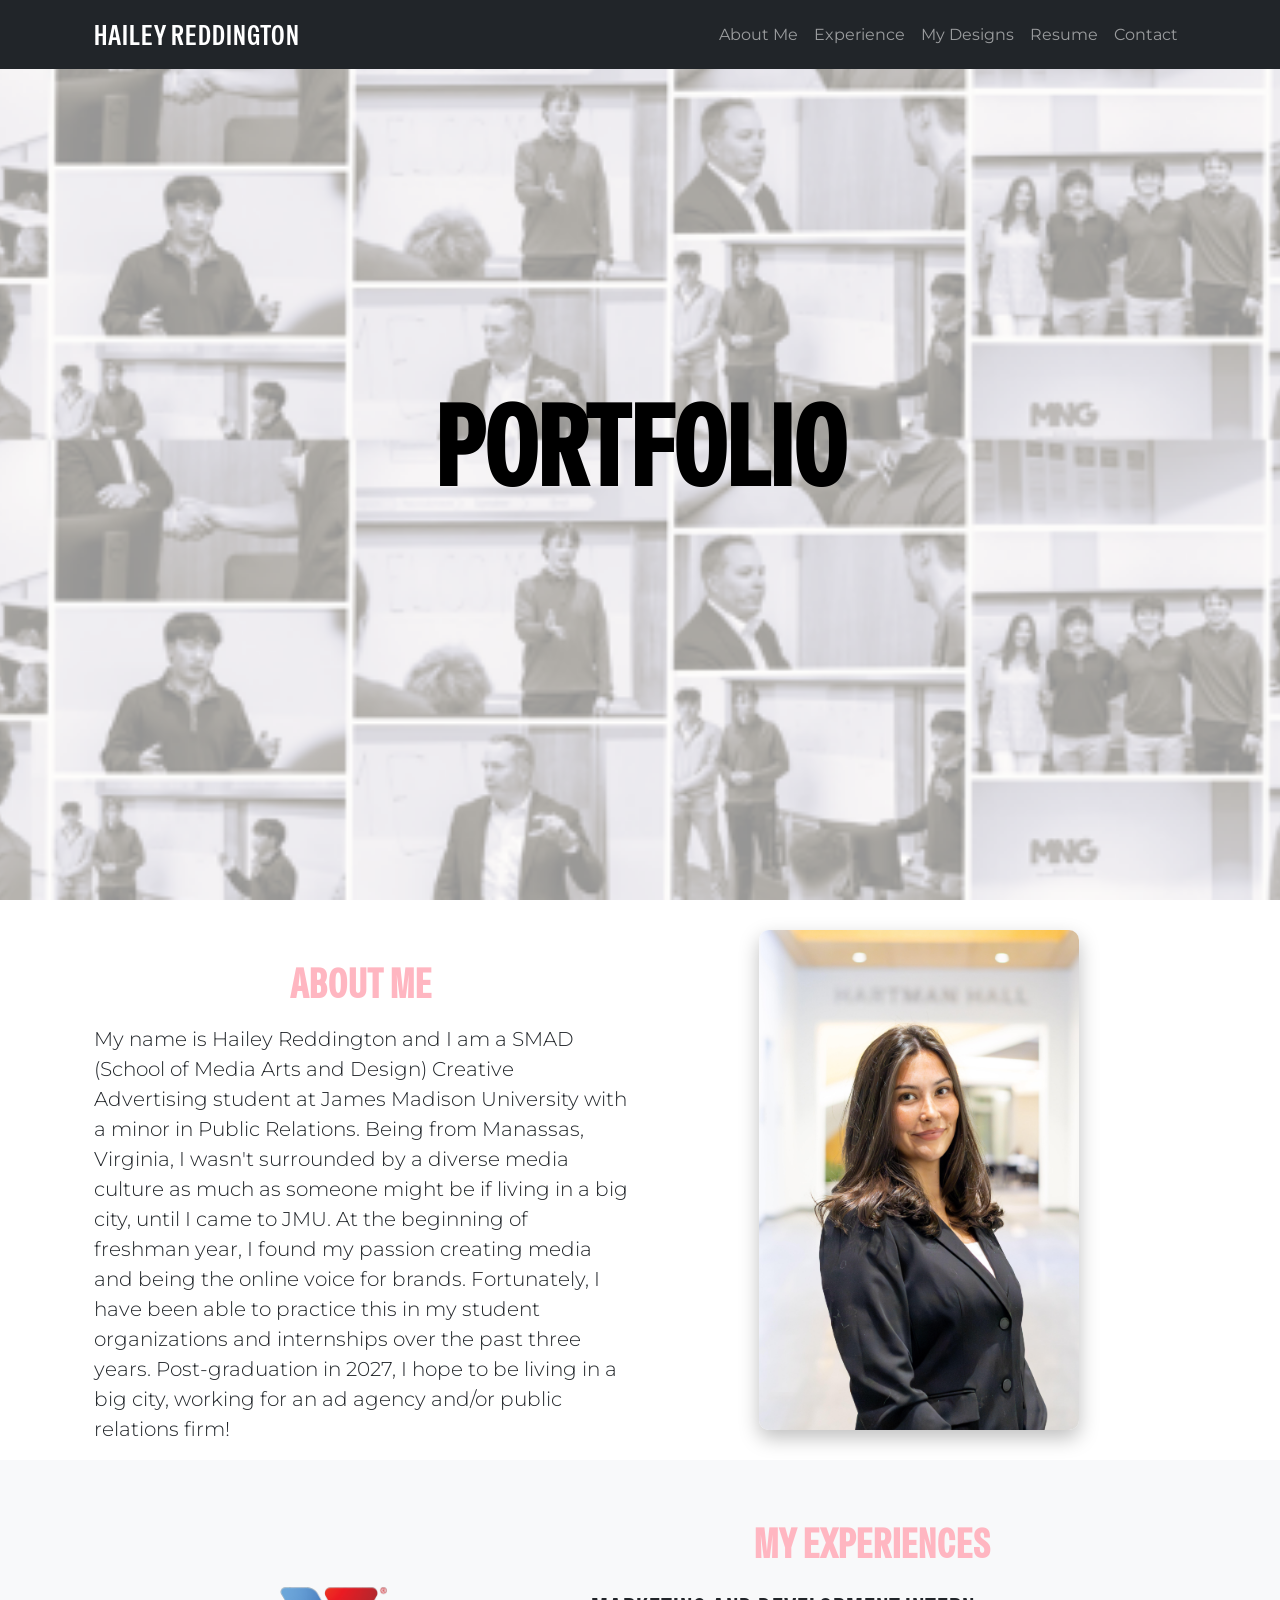
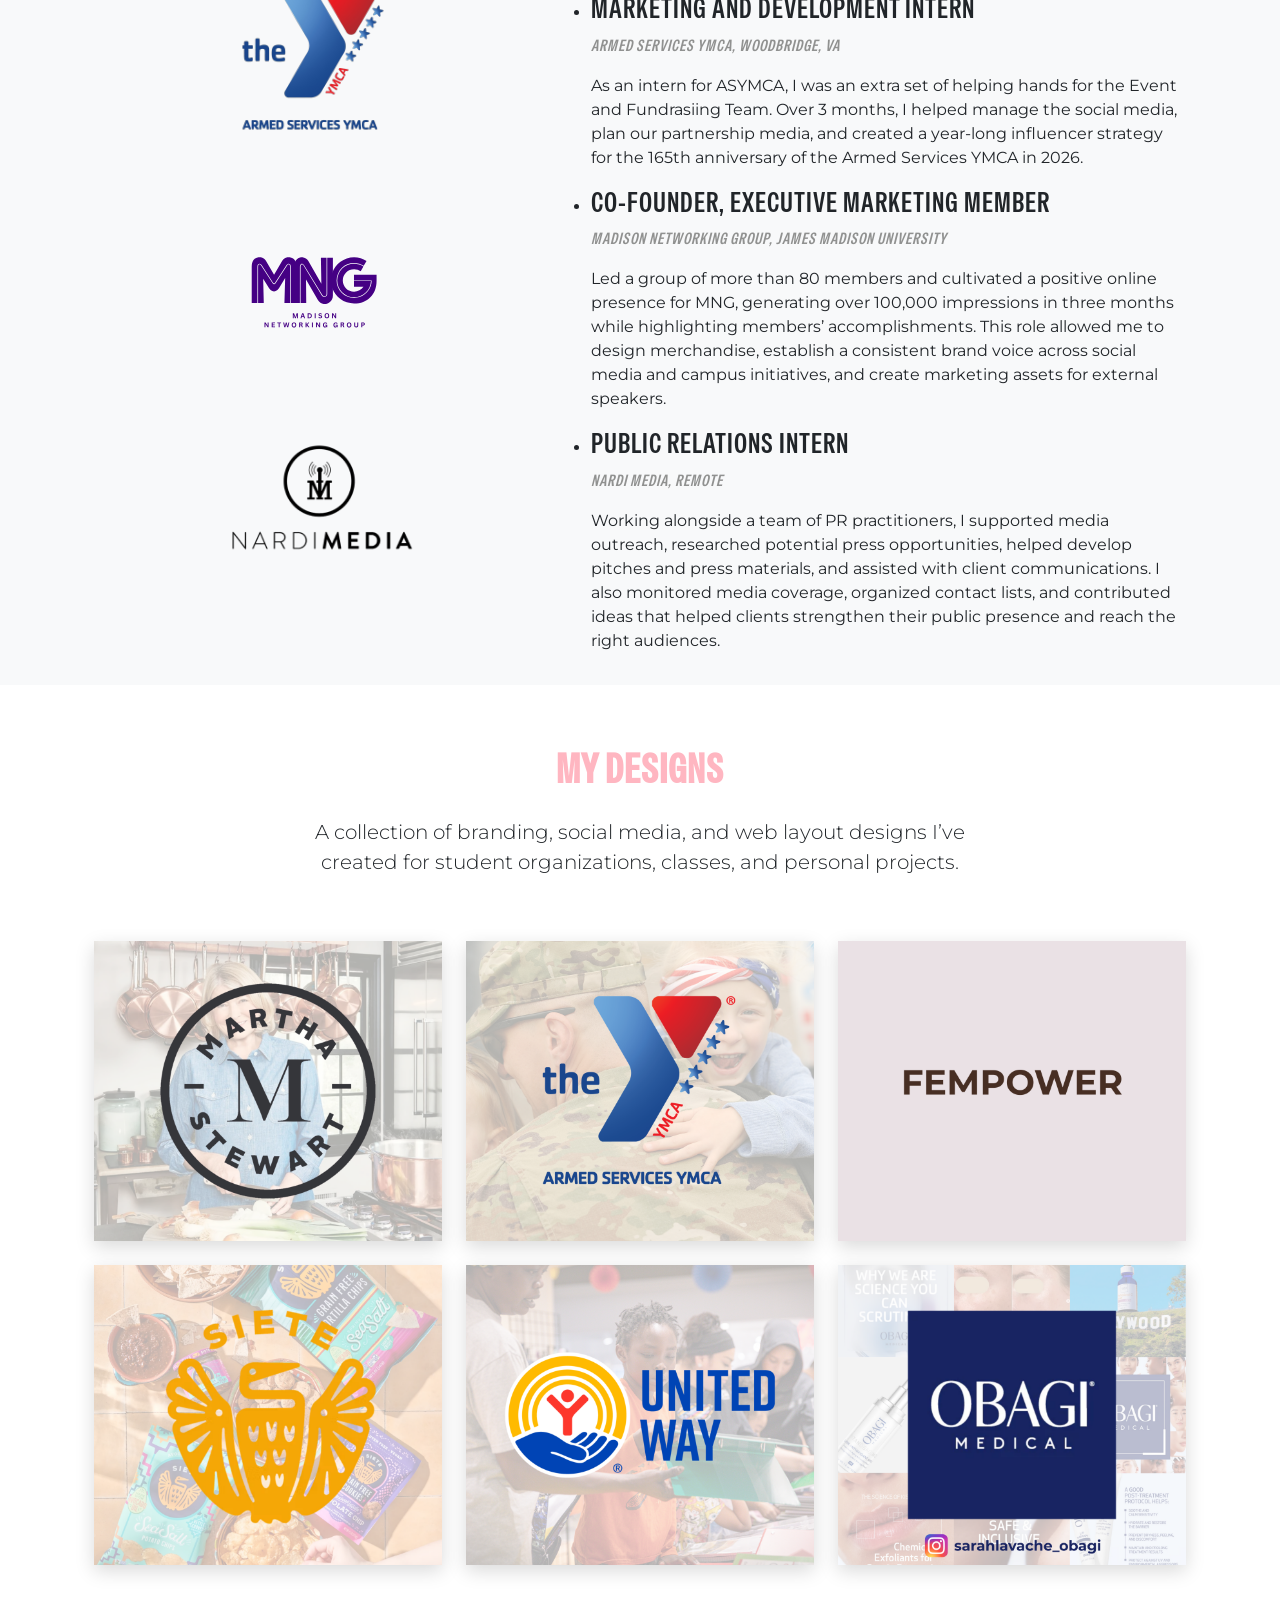
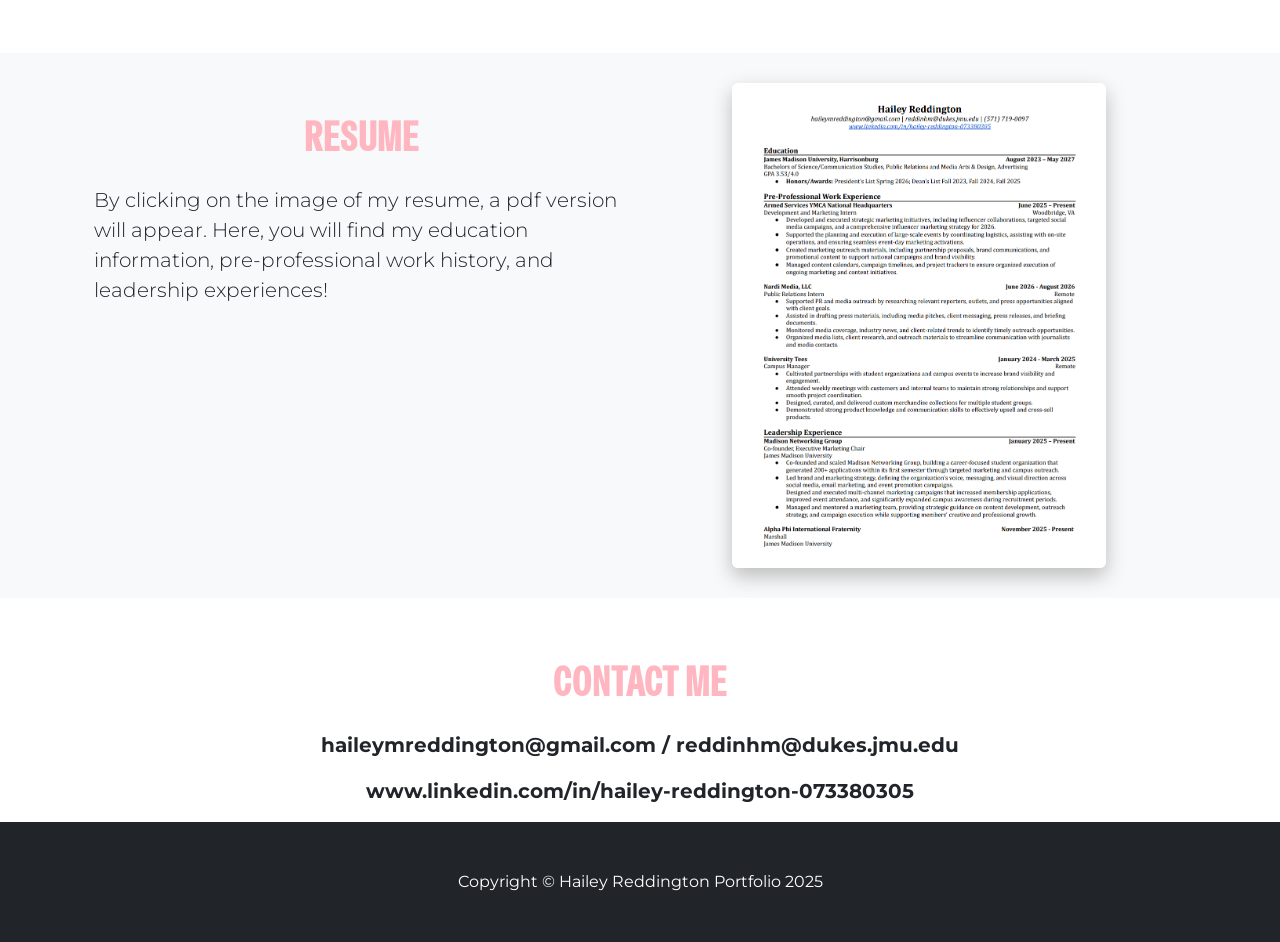
<file: index.html>
<!DOCTYPE html>
<html lang="en">
    <head>
        <meta charset="utf-8">
        <meta name="viewport" content="width=device-width, initial-scale=1, shrink-to-fit=no">
        <meta name="description" content="portfolio">
        <meta name="author" content="Hailey Reddington">
        <title>Hailey Reddington Portfolio</title>
        <link rel="icon" type="image/x-icon" href="assets/favicon.ico">
   
        <!-- Bootstrap v5.3.7 -->
        <!-- LOAD BOOTSTRAP CSS - DO NOT DELETE -->
        <link href="https://cdn.jsdelivr.net/npm/bootstrap@5.3.7/dist/css/bootstrap.min.css" rel="stylesheet" integrity="sha384-LN+7fdVzj6u52u30Kp6M/trliBMCMKTyK833zpbD+pXdCLuTusPj697FH4R/5mcr" crossorigin="anonymous">
        <!-- END LOADING BOOTSTRAP CSS -->

        <!-- Title's Google Fonts Link -->
        <link rel="preconnect" href="https://fonts.googleapis.com">
        <link rel="preconnect" href="https://fonts.gstatic.com" crossorigin>
        <link href="https://fonts.googleapis.com/css2?family=Special+Gothic+Condensed+One&display=swap" rel="stylesheet">
        <!-- END Google Fonts Link -->
      
        <!-- Body Text Google Fonts Link -->
        <link rel="preconnect" href="https://fonts.googleapis.com">
        <link rel="preconnect" href="https://fonts.gstatic.com" crossorigin>
        <link href="https://fonts.googleapis.com/css2?family=Montserrat:ital,wght@0,300;1,300&display=swap" rel="stylesheet">
        <!-- END Body Text Google Fonts Link-->
    
        <!-- Custom styles -->
        <link href="custom.css" rel="stylesheet">
    </head>
    <body id="page-top">


        
<!-- NAV SECTION-->
<nav class="navbar navbar-expand-lg navbar-dark bg-dark fixed-top" id="mainNav">
    <div class="container px-4">
        <a class="navbar-brand" href="#page-top">Hailey Reddington</a>
        <button class="navbar-toggler" type="button" data-bs-toggle="collapse" data-bs-target="#navbarResponsive" aria-controls="navbarResponsive" aria-expanded="false" aria-label="Toggle navigation">
            <span class="navbar-toggler-icon"></span>
        </button>
        
        <div class="collapse navbar-collapse" id="navbarResponsive">
            <ul class="navbar-nav ms-auto">
            <!-- The hrefs here must match the ID attribute of the corresponding divs/containers -->
                <li class="nav-item"><a class="nav-link" href="#about">About Me</a></li>
                <li class="nav-item"><a class="nav-link" href="#experience">Experience</a></li>
                <li class="nav-item"><a class="nav-link" href="#designs">My Designs</a></li>
                <li class="nav-item"><a class="nav-link" href="#resume">Resume</a></li>
                <li class="nav-item"><a class="nav-link" href="#contact">Contact</a></li>
            </ul>
        </div>

    </div>
</nav>
<!-- END NAV SECTION -->


        
<!-- HEADER SECTION -->
<header class="text-white">
    <div class="container px-4 text-center">
        <h1 class="fw-bolder">PORTFOLIO</h1>
    </div>
</header>
<!-- END HEADER SECTION -->
       


<!-- ABOUT SECTION -->
<section id="about">
    <div class="container px-4">
        <div class="row gx-4 justify-content-center">
                    
            <!-- LEFT COLUMN-->
            <div class="col-lg-6 mb-4 mb-lg-0">
                <h2 class="mb-3">ABOUT ME</h2>
                <p class="lead">
                My name is Hailey Reddington and I am a SMAD (School of Media Arts and Design) Creative Advertising student at James Madison University with a minor in Public Relations. Being from Manassas, Virginia, I wasn't surrounded by a diverse media culture as much as someone might be if living in a big city, until I came to JMU. At the beginning of freshman year, I found my passion creating media and being the online voice for brands. Fortunately, I have been able to practice this in my student organizations and internships over the past three years. Post-graduation in 2027, I hope to be living in a big city, working for an ad agency and/or public relations firm!</p>
            </div>
                
            <!-- RIGHT COLUMN-->
            <div class="col-lg-6 d-flex justify-content-center">
                <img src="images/headshot.jpg" alt="headshot" class="about-image img-fluid shadow-img">
            </div>

        </div>
    </div>
</section>
<!-- END ABOUT SECTION -->



       
<!-- EXPERIENCE SECTION -->
<section class="bg-light" id="experience">
    <div class="container px-4">
        <div class="row gx-4 justify-content-center align-items-center">
                    
            <div class="col-lg-5 d-flex flex-column align-items-center justify-content-center">
                        <img src="images/asylogo.svg" class="eexp-img exp-img-small img-fluid" alt="ASYMCA Logo">
                        <img src="images/mnglogo.svg" class="exp-img exp-img-large img-fluid" alt="MNG Logo">
                        <img src="images/nardilogo.svg" class="exp-img img-fluid" alt="Nardi Media Logo">
            </div>

            <div class="col-lg-7 d-flex flex-column justify-content-center">
                <h2 class="text-center">MY EXPERIENCES</h2>                        
                <ul>
                    <li>
                        <h3>Marketing and Development Intern</h3>
                        <h4> Armed Services YMCA, Woodbridge, VA </h4>
                        <p>As an intern for ASYMCA, I was an extra set of helping hands for the Event and Fundrasiing Team. Over 3 months, I helped manage the social media, plan our partnership media, and created a year-long influencer strategy for the 165th anniversary of the Armed Services YMCA in 2026.</p>
                    </li>

                    <li>
                        <h3>Co-Founder, Executive Marketing Member</h3>
                        <h4> Madison Networking Group, James Madison University </h4>
                        <p>Led a group of more than 80 members and cultivated a positive online presence for MNG, generating over 100,000 impressions in three months while highlighting members’ accomplishments. This role allowed me to design merchandise, establish a consistent brand voice across social media and campus initiatives, and create marketing assets for external speakers.</p>
                    </li>        

                    <li>
                        <h3>Public Relations Intern</h3>
                        <h4> Nardi Media, remote </h4>
                        <p>Working alongside a team of PR practitioners, I supported media outreach, researched potential press opportunities, helped develop pitches and press materials, and assisted with client communications. I also monitored media coverage, organized contact lists, and contributed ideas that helped clients strengthen their public presence and reach the right audiences.</p>
                    </li>        
                </ul>  
            </div>
                
        </div>
    </div>
</section>
<!-- END EXPERIENCE SECTION -->



       
<!-- MY DESIGNS SECTION -->
<section id="designs">
    <div class="container px-4">
        <div class="row gx-4 justify-content-center">
            <div class="col-lg-8">
                <h2>My Designs</h2>
                <p class="lead text-center">
                    A collection of branding, social media, and web layout designs I’ve created for student organizations, classes, and personal projects.
                </p>
            </div>
        </div>

        <div class="row gx-4 gy-4 mt-4 mb-5">

            <!-- Card 1 -->
            <div class="col-md-6 col-lg-4">
                <a href="design1.html" class="design-card-link">
                    <div class="card design-card border-0">
                        <img src="images/marthacover.png" class="card-img-top" alt="Martha Stewart Campaign">
                        <div class="design-overlay">
                            <h3>"Sheets for Success" Campaign</h3>
                        </div>
                    </div>
                </a>
            </div>

            <!-- Card 2 -->
            <div class="col-md-6 col-lg-4">
                <a href="design2.html" class="design-card-link">
                    <div class="card design-card border-0">
                        <img src="images/asymcacover.png" class="card-img-top" alt="ASYMCA Influencer Strategy">
                        <div class="design-overlay">
                            <h3>Armed Services YMCA Influencer Strategy</h3>
                        </div>
                    </div>
                </a>
            </div>

            <!-- Card 3 -->
            <div class="col-md-6 col-lg-4">
                <a href="design3.html" class="design-card-link">
                    <div class="card design-card border-0">
                        <img src="images/fempowercover.png" class="card-img-top" alt="Femvertising Team Blog">
                        <div class="design-overlay">
                            <h3>Femvertising Blog</h3>
                        </div>
                    </div>
                </a>
            </div>

            <!-- Card 4 -->
            <div class="col-md-6 col-lg-4">
                <a href="design4.html" class="design-card-link">
                    <div class="card design-card border-0">
                        <img src="images/sietecover.png" class="card-img-top" alt="Siete Foods Campaign">
                        <div class="design-overlay">
                            <h3>Siete Foods Campaign</h3>
                        </div>
                    </div>
                </a>
            </div>

             <!-- Card 5 -->
            <div class="col-md-6 col-lg-4">
                <a href="design5.html" class="design-card-link">
                    <div class="card design-card border-0">
                        <img src="images/unitedwaycover.png" class="card-img-top" alt="United Way SM Campaign">
                        <div class="design-overlay">
                            <h3>United Way of Central Shenandoah Valley Social Media Campaign</h3>
                        </div>
                    </div>
                </a>
            </div>

             <!-- Card 6 -->
            <div class="col-md-6 col-lg-4">
                <a href="design6.html" class="design-card-link">
                    <div class="card design-card border-0">
                        <img src="images/obagicover.png" class="card-img-top" alt="Obagi Sales Associate Instagram">
                        <div class="design-overlay">
                            <h3>Obagi Sales Representative Instagram Redesign</h3>
                        </div>
                    </div>
                </a>
            </div>
        
        </div>
    </div>
</section> 
<!-- END MY DESIGNS SECTION -->


            

<!-- RESUME SECTION -->
<section class="bg-light" id="resume">
    <div class="container px-4">
        <div class="row gx-4 justify-content-center">
                    
        <!-- LEFT 6 COLUMNS: TEXT -->
            <div class="col-md-6">
                <h2>RESUME</h2>
                <p class="lead">
                By clicking on the image of my resume, a pdf version will appear. Here, you will find my education information, pre-professional work history, and leadership experiences!
                </p>
            </div>

        <!-- RIGHT 6 COLUMNS: CLICKABLE IMAGE -->
            <div class="col-md-6 text-center">
                <a href="pdfs/NEWhrresume.pdf" target="_blank">
                    <img src="images/newresume.png" class="img-fluid rounded shadow-img" alt="Resume Preview">
                </a>
            </div>
        
        </div>
    </div>
</section> 
<!-- END RESUME SECTION -->

        


<!-- CONTACT SECTION -->
<section  id="contact">
    <div class="container px-4">
        <div class="row gx-4 justify-content-center">
            
            <div class="col-lg-8">
                <h2>CONTACT ME</h2>
                <p class="lead text-center fw-bold">haileymreddington@gmail.com / reddinhm@dukes.jmu.edu</p>
                <p class="lead text-center fw-bold">www.linkedin.com/in/hailey-reddington-073380305</p>
            </div>
        
        </div>
    </div>
</section>
<!-- END CONTACT SECTION -->




<!-- FOOTER SECTION -->
<footer class="py-5 bg-dark">
    <div class="container px-4">
        <p class="m-0 text-center text-white">Copyright &copy; Hailey Reddington Portfolio 2025</p>
    </div>
</footer> 
<!-- END FOOTER SECTION -->

        
        

        
        <!-- LOAD BOOTSTRAP 5.3.7 JAVASCRIPT - DO NOT DELETE -->
        <script src="https://cdn.jsdelivr.net/npm/bootstrap@5.3.7/dist/js/bootstrap.bundle.min.js" integrity="sha384-ndDqU0Gzau9qJ1lfW4pNLlhNTkCfHzAVBReH9diLvGRem5+R9g2FzA8ZGN954O5Q" crossorigin="anonymous"></script>
        <!-- END LOADING BOOTSTRAP JAVASCRIPT -->
        <!-- JAVASCRIPT THAT MAKES THE SCROLLING MAGIC HAPPEN - DO NOT DELETE -->
        <script src="js/scripts.js"></script>
        <!-- END LOADING JAVASCRIPT -->
    </body>
</html>
</file>
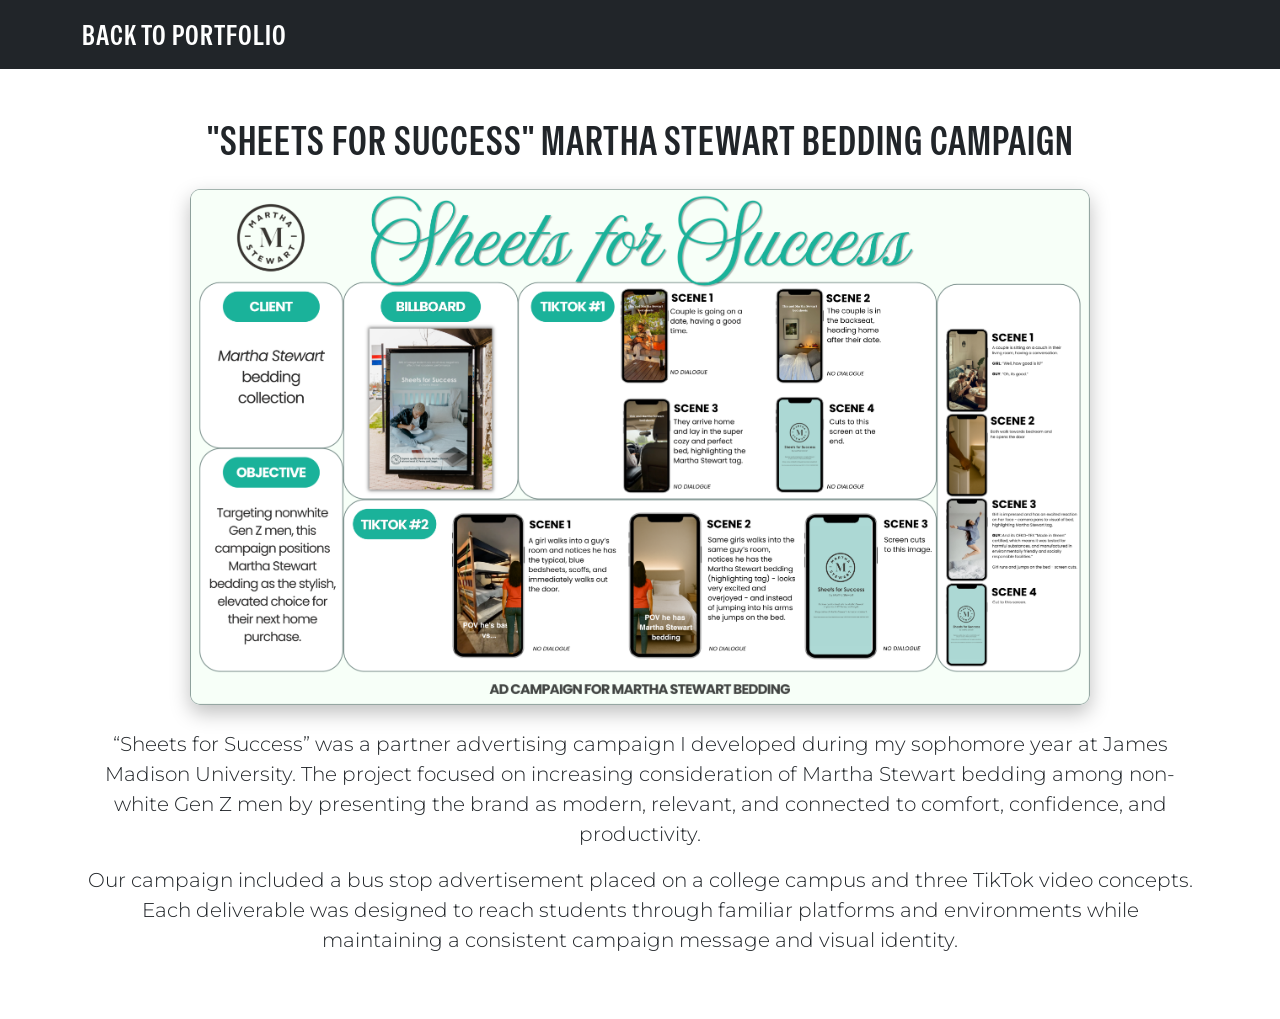
<file: design1.html>
<!DOCTYPE html>
<html lang="en">
<head>
    <meta charset="utf-8">
    <meta name="viewport" content="width=device-width, initial-scale=1">
    <title>Martha Stewart</title>

    <!-- Bootstrap -->
    <link href="https://cdn.jsdelivr.net/npm/bootstrap@5.3.7/dist/css/bootstrap.min.css" rel="stylesheet">

    <!-- Google Fonts --> 
    <link rel="preconnect" href="https://fonts.googleapis.com">
    <link rel="preconnect" href="https://fonts.gstatic.com" crossorigin>
    <link href="https://fonts.googleapis.com/css2?family=Special+Gothic+Condensed+One&display=swap" rel="stylesheet">
    <link href="https://fonts.googleapis.com/css2?family=Montserrat:ital,wght@0,300;1,300&display=swap" rel="stylesheet">

    <!-- Your CSS -->
    <link href="custom.css" rel="stylesheet">

    </head>

<body>


    <!-- NAVBAR SECTION -->
    <nav class="navbar navbar-dark bg-dark">
        <div class="container">
            <a class="navbar-brand back-home" href="index.html">
                 Back to Portfolio</a>
        </div>
    </nav>
    <!-- END NAVBAR SECTION-->



    <!-- Content -->
    <section class="py-5">
        <div class="container">

            <h1 class="text-center mb-4">
                "Sheets for Success" Martha Stewart Bedding Campaign
            </h1>

            <div class="text-center mb-4">
    
    <!-- Clickable Preview Image -->
    <img src="images/mscampaign.png"
         class="img-fluid shadow-img preview-image"
         alt="Campaign Preview"
         data-bs-toggle="modal"
         data-bs-target="#imageModal">

</div>

<!-- Fullscreen Modal -->
<div class="modal fade" id="imageModal" tabindex="-1" aria-hidden="true">
    <div class="modal-dialog modal-fullscreen">
        <div class="modal-content bg-dark">

            <!-- Close Button -->
            <div class="modal-header border-0">
                <button type="button"
                        class="btn-close btn-close-white"
                        data-bs-dismiss="modal"
                        aria-label="Close">
                </button>
            </div>

            <!-- Fullscreen Image -->
            <div class="modal-body d-flex justify-content-center align-items-center p-0">
                <img src="images/mscampaign.png"
                     class="img-fluid"
                     alt="Full Campaign">
            </div>

        </div>
    </div>
</div>

            <p class="lead text-center">
                “Sheets for Success” was a partner advertising campaign I developed during my sophomore year at James Madison University. The project focused on increasing consideration of Martha Stewart bedding among non-white Gen Z men by presenting the brand as modern, relevant, and connected to comfort, confidence, and productivity.
            </p>
            <p class="lead text-center">    
                Our campaign included a bus stop advertisement placed on a college campus and three TikTok video concepts. Each deliverable was designed to reach students through familiar platforms and environments while maintaining a consistent campaign message and visual identity. 
            </p>

        </div>
    </section>

    <script src="https://cdn.jsdelivr.net/npm/bootstrap@5.3.7/dist/js/bootstrap.bundle.min.js"></script> 

</body>
</html>
</file>
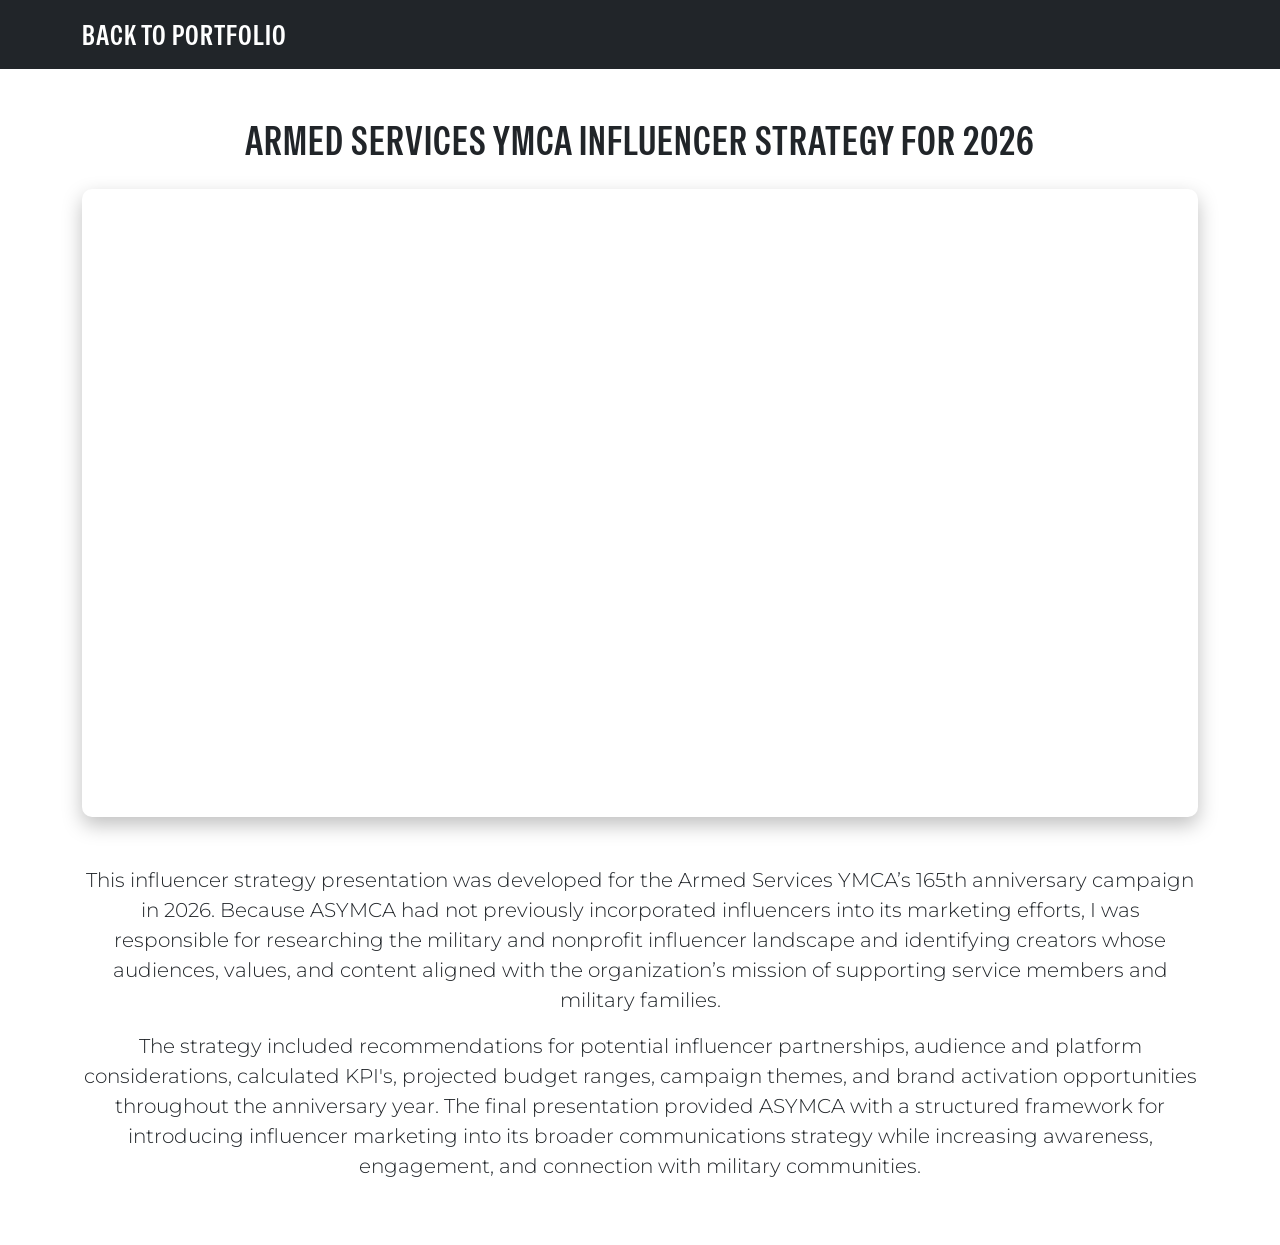
<file: design2.html>
<!DOCTYPE html>
<html lang="en">
<head>
    <meta charset="utf-8">
    <meta name="viewport" content="width=device-width, initial-scale=1">
    <title>ASYMCA</title>

    <!-- Bootstrap -->
    <link href="https://cdn.jsdelivr.net/npm/bootstrap@5.3.7/dist/css/bootstrap.min.css" rel="stylesheet">

    <!-- Google Fonts --> 
    <link rel="preconnect" href="https://fonts.googleapis.com">
    <link rel="preconnect" href="https://fonts.gstatic.com" crossorigin>
    <link href="https://fonts.googleapis.com/css2?family=Special+Gothic+Condensed+One&display=swap" rel="stylesheet">
    <link href="https://fonts.googleapis.com/css2?family=Montserrat:ital,wght@0,300;1,300&display=swap" rel="stylesheet">

    <!-- Your CSS -->
    <link href="custom.css" rel="stylesheet">

    </head>

<body>


    <!-- NAVBAR SECTION -->
    <nav class="navbar navbar-dark bg-dark">
        <div class="container">
            <a class="navbar-brand back-home" href="index.html">
                 Back to Portfolio</a>
        </div>
    </nav>
    <!-- END NAVBAR SECTION-->



    <!-- Content -->
    <section class="py-5">
        <div class="container">

            <h1 class="text-center mb-4">
                Armed Services YMCA Influencer Strategy  for 2026
            </h1>

            <!-- Canva Presentation Embed -->
            <!-- Canva Presentation -->
                <div class="canva-embed mb-5">
                    <iframe
                        loading="lazy"
                        src="https://www.canva.com/design/DAGr7sEyi3Y/r0o2R82juJ81Afl4n8_p3g/view?embed"
                        allowfullscreen="allowfullscreen"
                        allow="fullscreen">
                    </iframe>
                </div> 
            <p class="lead text-center">
                This influencer strategy presentation was developed for the Armed Services YMCA’s 165th anniversary campaign in 2026. Because ASYMCA had not previously incorporated influencers into its marketing efforts, I was responsible for researching the military and nonprofit influencer landscape and identifying creators whose audiences, values, and content aligned with the organization’s mission of supporting service members and military families.
            </p>

            <p class="lead text-center">
                The strategy included recommendations for potential influencer partnerships, audience and platform considerations, calculated KPI's, projected budget ranges, campaign themes, and brand activation opportunities throughout the anniversary year. The final presentation provided ASYMCA with a structured framework for introducing influencer marketing into its broader communications strategy while increasing awareness, engagement, and connection with military communities. 
            </p>

        </div>
    </section>

    <script src="https://cdn.jsdelivr.net/npm/bootstrap@5.3.7/dist/js/bootstrap.bundle.min.js"></script> 

</body>
</html>
</file>
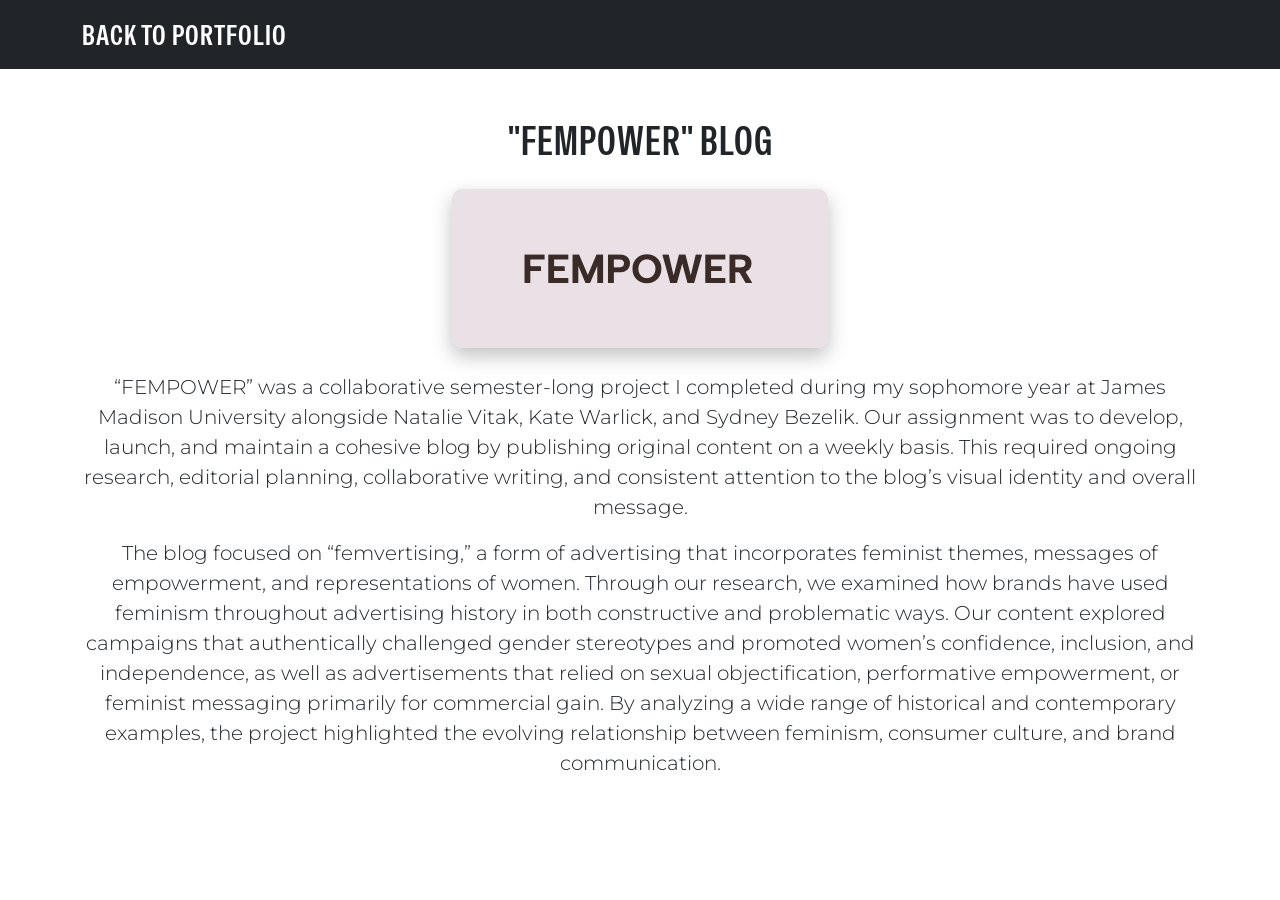
<file: design3.html>
<!DOCTYPE html>
<html lang="en">

<head>
    <meta charset="utf-8">
    <meta name="viewport" content="width=device-width, initial-scale=1">
    <title>FEMPOWER</title>

    <!-- Bootstrap -->
    <link href="https://cdn.jsdelivr.net/npm/bootstrap@5.3.7/dist/css/bootstrap.min.css" rel="stylesheet">

    <!-- Google Fonts -->
    <link rel="preconnect" href="https://fonts.googleapis.com">
    <link rel="preconnect" href="https://fonts.gstatic.com" crossorigin>
    <link href="https://fonts.googleapis.com/css2?family=Special+Gothic+Condensed+One&display=swap" rel="stylesheet">
    <link href="https://fonts.googleapis.com/css2?family=Montserrat:ital,wght@0,300;1,300&display=swap" rel="stylesheet">

    <!-- Your CSS -->
    <link href="custom.css" rel="stylesheet">
</head>

<body>

    <!-- NAVBAR SECTION -->
    <nav class="navbar navbar-dark bg-dark">
        <div class="container">
            <a class="navbar-brand back-home" href="index.html">
                Back to Portfolio
            </a>
        </div>
    </nav>
    <!-- END NAVBAR SECTION -->

    <!-- Content -->
    <section class="py-5">
        <div class="container">

            <h1 class="text-center mb-4">
                "FEMPOWER" Blog
            </h1>

            <!-- Clickable Blog Image -->
            <div class="text-center mb-4">

                <a href="https://smad242project0.wordpress.com/?_gl=1*1htrv97*_gcl_au*MjE3ODAxMjI3LjE3NzMyNTgyOTE." target="_blank" rel="noopener noreferrer">
    <img src="images/fempower.png"
         class="img-fluid shadow-img blog-link-image"
         alt="FEMPOWER Blog">
</a>
            </div>

            <p class="lead text-center">
                “FEMPOWER” was a collaborative semester-long project I completed during my sophomore year at James Madison University alongside Natalie Vitak, Kate Warlick, and Sydney Bezelik. Our assignment was to develop, launch, and maintain a cohesive blog by publishing original content on a weekly basis. This required ongoing research, editorial planning, collaborative writing, and consistent attention to the blog’s visual identity and overall message. 
            </p>
            <p class="lead text-center">
                The blog focused on “femvertising,” a form of advertising that incorporates feminist themes, messages of empowerment, and representations of women. Through our research, we examined how brands have used feminism throughout advertising history in both constructive and problematic ways. Our content explored campaigns that authentically challenged gender stereotypes and promoted women’s confidence, inclusion, and independence, as well as advertisements that relied on sexual objectification, performative empowerment, or feminist messaging primarily for commercial gain. By analyzing a wide range of historical and contemporary examples, the project highlighted the evolving relationship between feminism, consumer culture, and brand communication.
            </p>

        </div>
    </section>

    <script src="https://cdn.jsdelivr.net/npm/bootstrap@5.3.7/dist/js/bootstrap.bundle.min.js"></script>

</body>

</html>
</file>
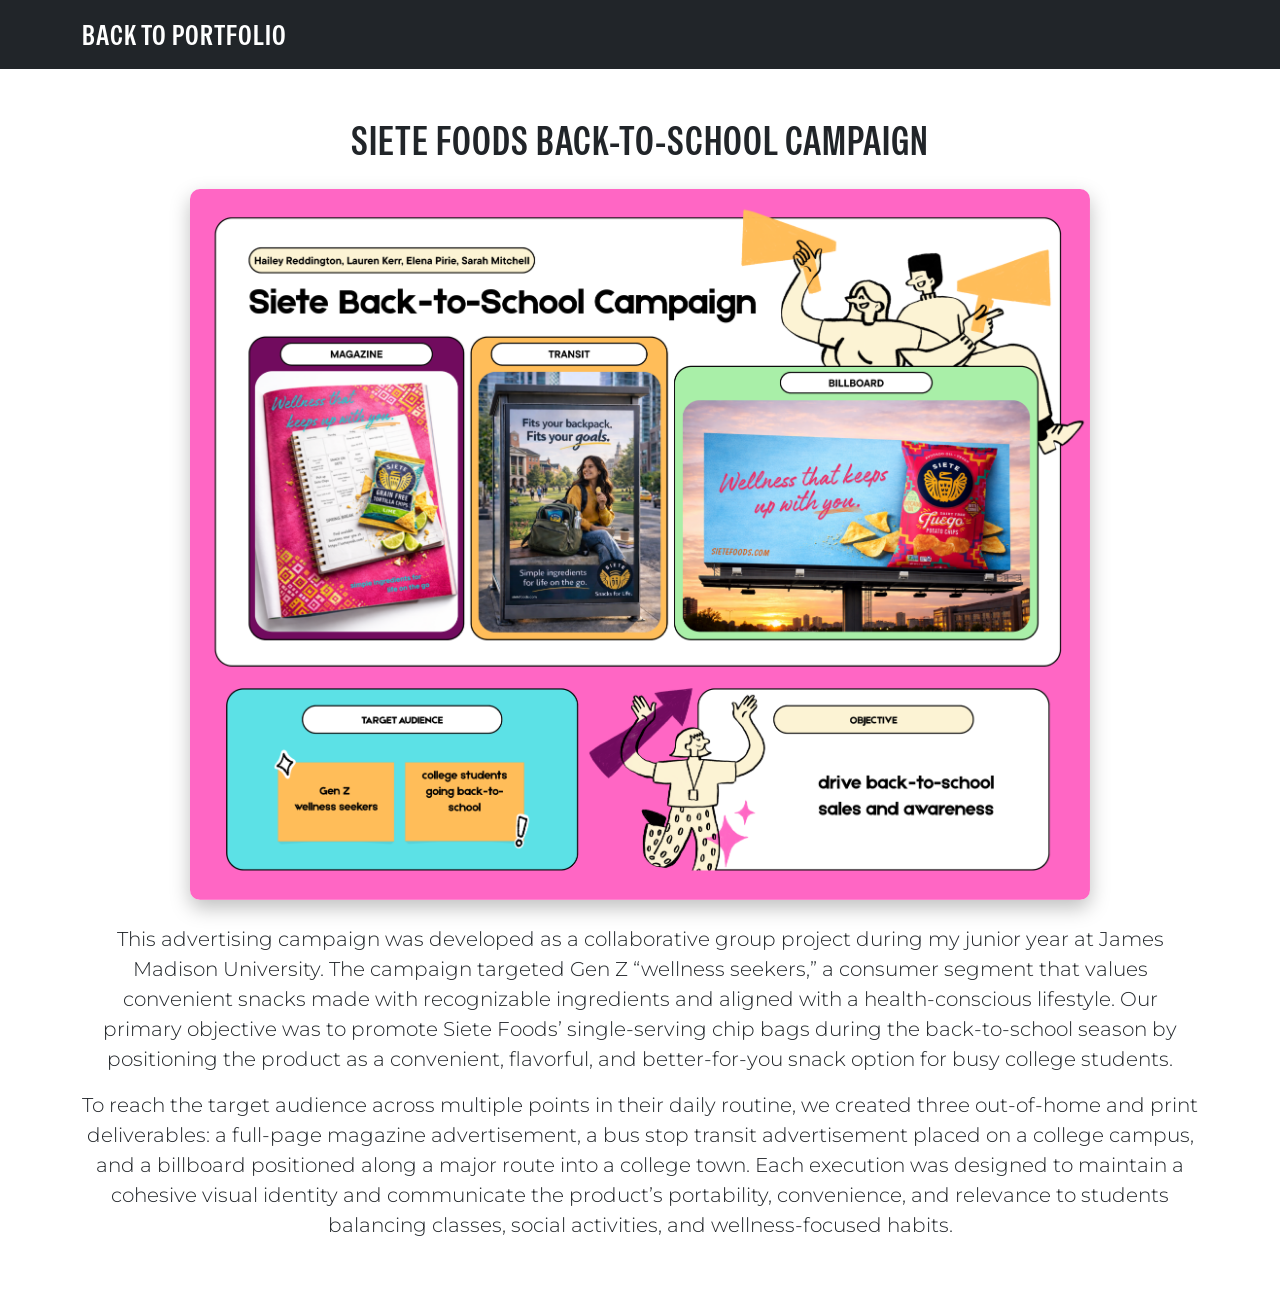
<file: design4.html>
<!DOCTYPE html>
<html lang="en">
<head>
    <meta charset="utf-8">
    <meta name="viewport" content="width=device-width, initial-scale=1">
    <title>Siete Foods</title>

    <!-- Bootstrap -->
    <link href="https://cdn.jsdelivr.net/npm/bootstrap@5.3.7/dist/css/bootstrap.min.css" rel="stylesheet">

    <!-- Google Fonts --> 
    <link rel="preconnect" href="https://fonts.googleapis.com">
    <link rel="preconnect" href="https://fonts.gstatic.com" crossorigin>
    <link href="https://fonts.googleapis.com/css2?family=Special+Gothic+Condensed+One&display=swap" rel="stylesheet">
    <link href="https://fonts.googleapis.com/css2?family=Montserrat:ital,wght@0,300;1,300&display=swap" rel="stylesheet">

    <!-- Your CSS -->
    <link href="custom.css" rel="stylesheet">

    </head>

<body>


    <!-- NAVBAR SECTION -->
    <nav class="navbar navbar-dark bg-dark">
        <div class="container">
            <a class="navbar-brand back-home" href="index.html">
                 Back to Portfolio</a>
        </div>
    </nav>
    <!-- END NAVBAR SECTION-->



    <!-- Content -->
    <section class="py-5">
        <div class="container">

            <h1 class="text-center mb-4">
                Siete Foods Back-to-School Campaign
            </h1>

            <div class="text-center mb-4">
    
    <!-- Clickable Preview Image -->
    <img src="images/sietecampaign.png"
         class="img-fluid shadow-img preview-image"
         alt="Campaign Preview"
         data-bs-toggle="modal"
         data-bs-target="#imageModal">

</div>

<!-- Fullscreen Modal -->
<div class="modal fade image-modal"
     id="imageModal"
     tabindex="-1"
     role="dialog"
     aria-labelledby="imageModalLabel"
     aria-hidden="true">

    <div class="modal-dialog modal-fullscreen">
        <div class="modal-content bg-dark">

            <div class="modal-header border-0">
                <h2 class="modal-title visually-hidden" id="imageModalLabel">
                    Siete Campaign
                </h2>

                <button type="button"
                        class="btn-close btn-close-white"
                        data-bs-dismiss="modal"
                        aria-label="Close">
                </button>
            </div>

            <div class="modal-body d-flex justify-content-center align-items-center p-3">
                <img src="images/sietecampaign.png"
                     class="fullscreen-image"
                     alt="Full Sheets for Success campaign">
            </div>

        </div>
    </div>
</div>

            <p class="lead text-center">
                This advertising campaign was developed as a collaborative group project during my junior year at James Madison University. The campaign targeted Gen Z “wellness seekers,” a consumer segment that values convenient snacks made with recognizable ingredients and aligned with a health-conscious lifestyle. Our primary objective was to promote Siete Foods’ single-serving chip bags during the back-to-school season by positioning the product as a convenient, flavorful, and better-for-you snack option for busy college students.
            </p>

             <p class="lead text-center">
                To reach the target audience across multiple points in their daily routine, we created three out-of-home and print deliverables: a full-page magazine advertisement, a bus stop transit advertisement placed on a college campus, and a billboard positioned along a major route into a college town. Each execution was designed to maintain a cohesive visual identity and communicate the product’s portability, convenience, and relevance to students balancing classes, social activities, and wellness-focused habits.
            </p>

        </div>
    </section>

    <script src="https://cdn.jsdelivr.net/npm/bootstrap@5.3.7/dist/js/bootstrap.bundle.min.js"></script> 

</body>
</html>
</file>
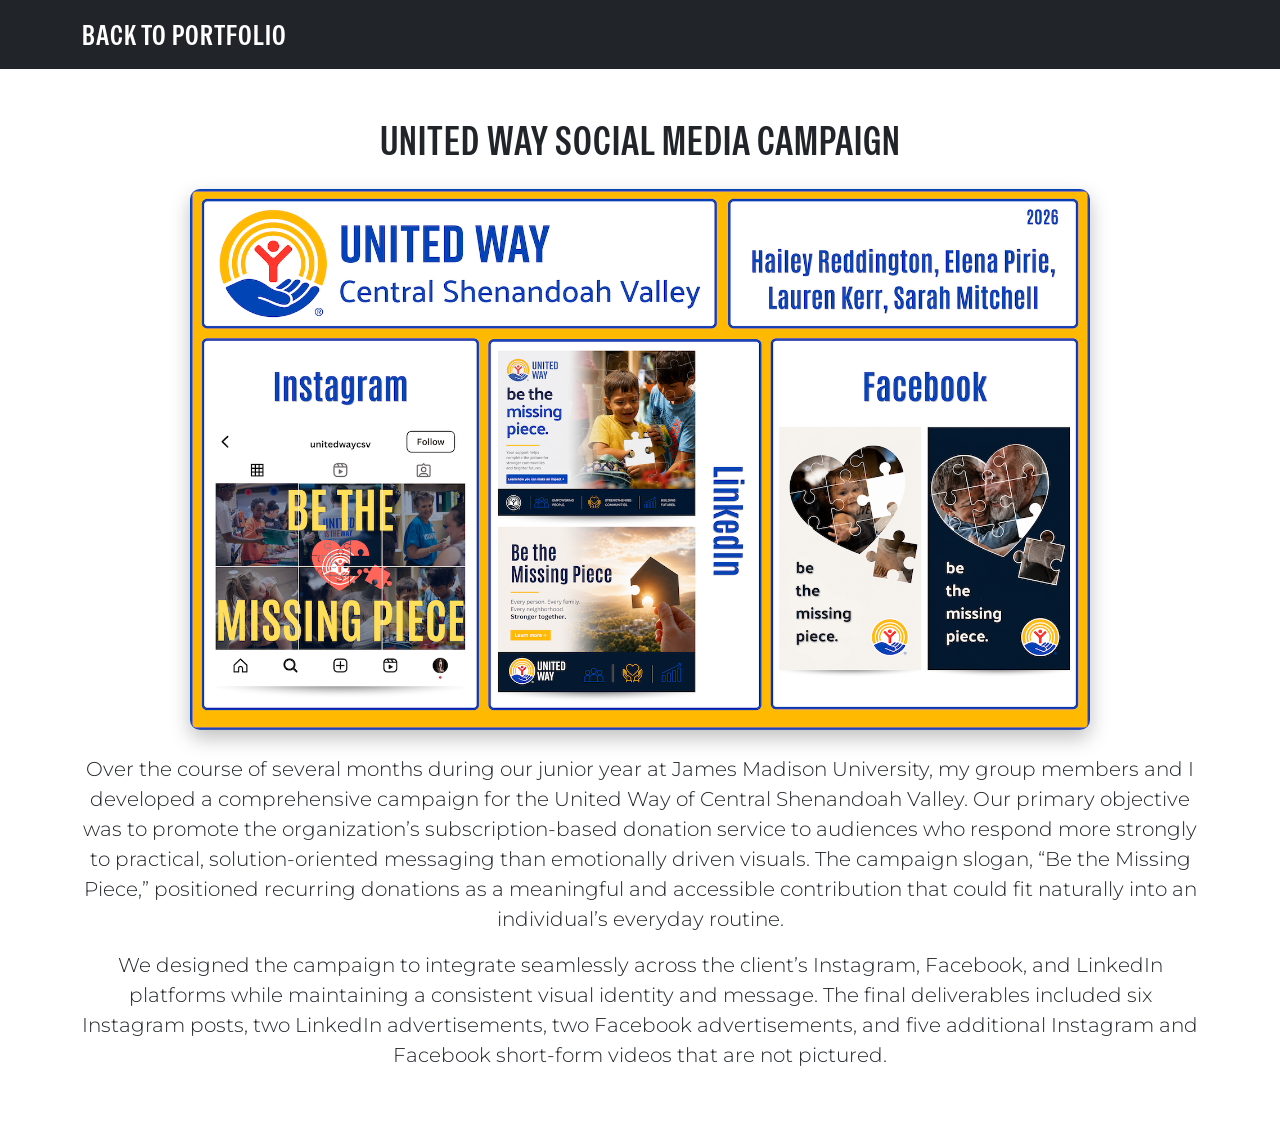
<file: design5.html>
<!DOCTYPE html>
<html lang="en">
<head>
    <meta charset="utf-8">
    <meta name="viewport" content="width=device-width, initial-scale=1">
    <title>United Way of Central Shenandoah Valley</title>

    <!-- Bootstrap -->
    <link href="https://cdn.jsdelivr.net/npm/bootstrap@5.3.7/dist/css/bootstrap.min.css" rel="stylesheet">

    <!-- Google Fonts --> 
    <link rel="preconnect" href="https://fonts.googleapis.com">
    <link rel="preconnect" href="https://fonts.gstatic.com" crossorigin>
    <link href="https://fonts.googleapis.com/css2?family=Special+Gothic+Condensed+One&display=swap" rel="stylesheet">
    <link href="https://fonts.googleapis.com/css2?family=Montserrat:ital,wght@0,300;1,300&display=swap" rel="stylesheet">

    <!-- Your CSS -->
    <link href="custom.css" rel="stylesheet">

    </head>

<body>


    <!-- NAVBAR SECTION -->
    <nav class="navbar navbar-dark bg-dark">
        <div class="container">
            <a class="navbar-brand back-home" href="index.html">
                 Back to Portfolio</a>
        </div>
    </nav>
    <!-- END NAVBAR SECTION-->



    <!-- Content -->
    <section class="py-5">
        <div class="container">

            <h1 class="text-center mb-4">
                United Way Social Media Campaign
            </h1>

            <div class="text-center mb-4">
    
    <!-- Clickable Preview Image -->
    <img src="images/unitedwaycampaign.png"
         class="img-fluid shadow-img preview-image"
         alt="Campaign Preview"
         data-bs-toggle="modal"
         data-bs-target="#imageModal">

</div>

<!-- Fullscreen Modal -->
<div class="modal fade image-modal"
     id="imageModal"
     tabindex="-1"
     role="dialog"
     aria-labelledby="imageModalLabel"
     aria-hidden="true">

    <div class="modal-dialog modal-fullscreen">
        <div class="modal-content bg-dark">

            <div class="modal-header border-0">
                <h2 class="modal-title visually-hidden" id="imageModalLabel">
                    United Way SM Campaign
                </h2>

                <button type="button"
                        class="btn-close btn-close-white"
                        data-bs-dismiss="modal"
                        aria-label="Close">
                </button>
            </div>

            <div class="modal-body d-flex justify-content-center align-items-center p-3">
                <img src="images/unitedwaycampaign.png"
                     class="fullscreen-image"
                     alt="Full Sheets for Success campaign">
            </div>

        </div>
    </div>
</div>

            <p class="lead text-center">
                Over the course of several months during our junior year at James Madison University, my group members and I developed a comprehensive campaign for the United Way of Central Shenandoah Valley. Our primary objective was to promote the organization’s subscription-based donation service to audiences who respond more strongly to practical, solution-oriented messaging than emotionally driven visuals. The campaign slogan, “Be the Missing Piece,” positioned recurring donations as a meaningful and accessible contribution that could fit naturally into an individual’s everyday routine.
            </p>

             <p class="lead text-center">
                We designed the campaign to integrate seamlessly across the client’s Instagram, Facebook, and LinkedIn platforms while maintaining a consistent visual identity and message. The final deliverables included six Instagram posts, two LinkedIn advertisements, two Facebook advertisements, and five additional Instagram and Facebook short-form videos that are not pictured.
            </p>


        </div>
    </section>

    <script src="https://cdn.jsdelivr.net/npm/bootstrap@5.3.7/dist/js/bootstrap.bundle.min.js"></script> 

</body>
</html>
</file>
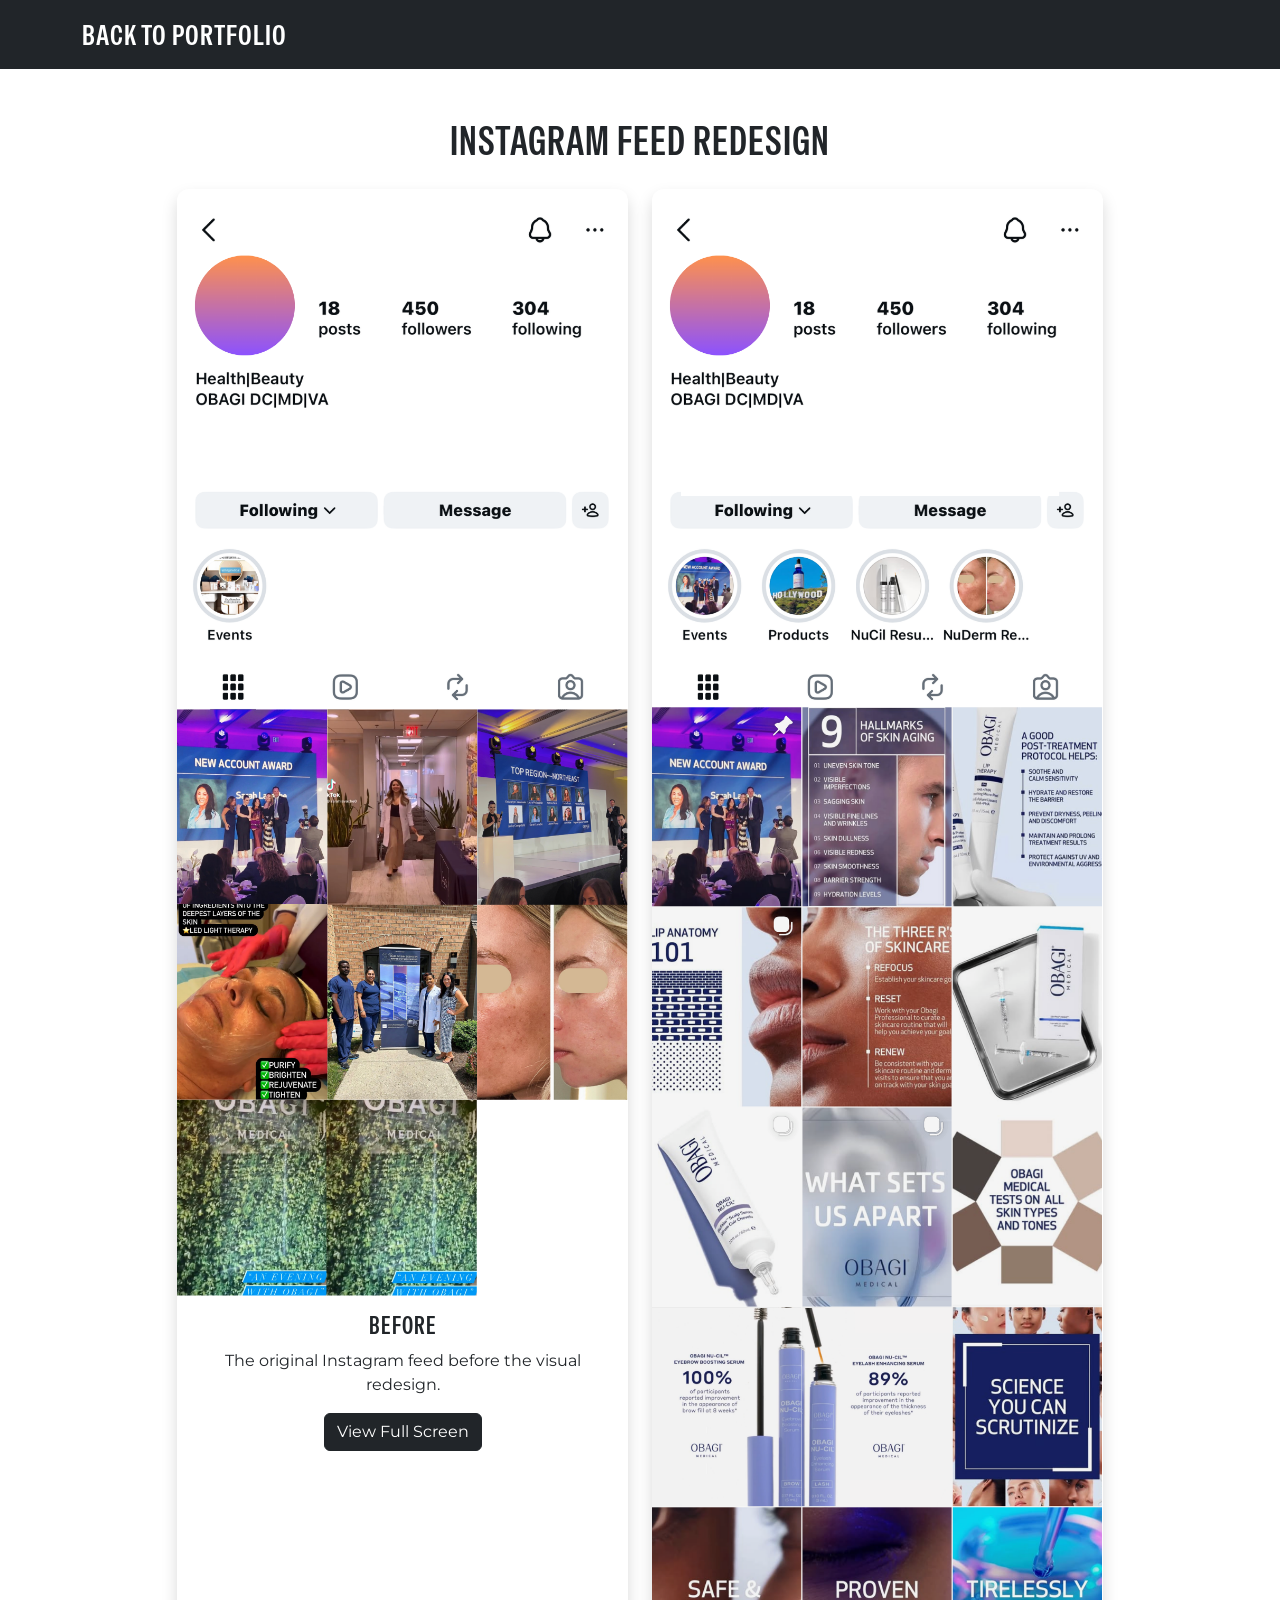
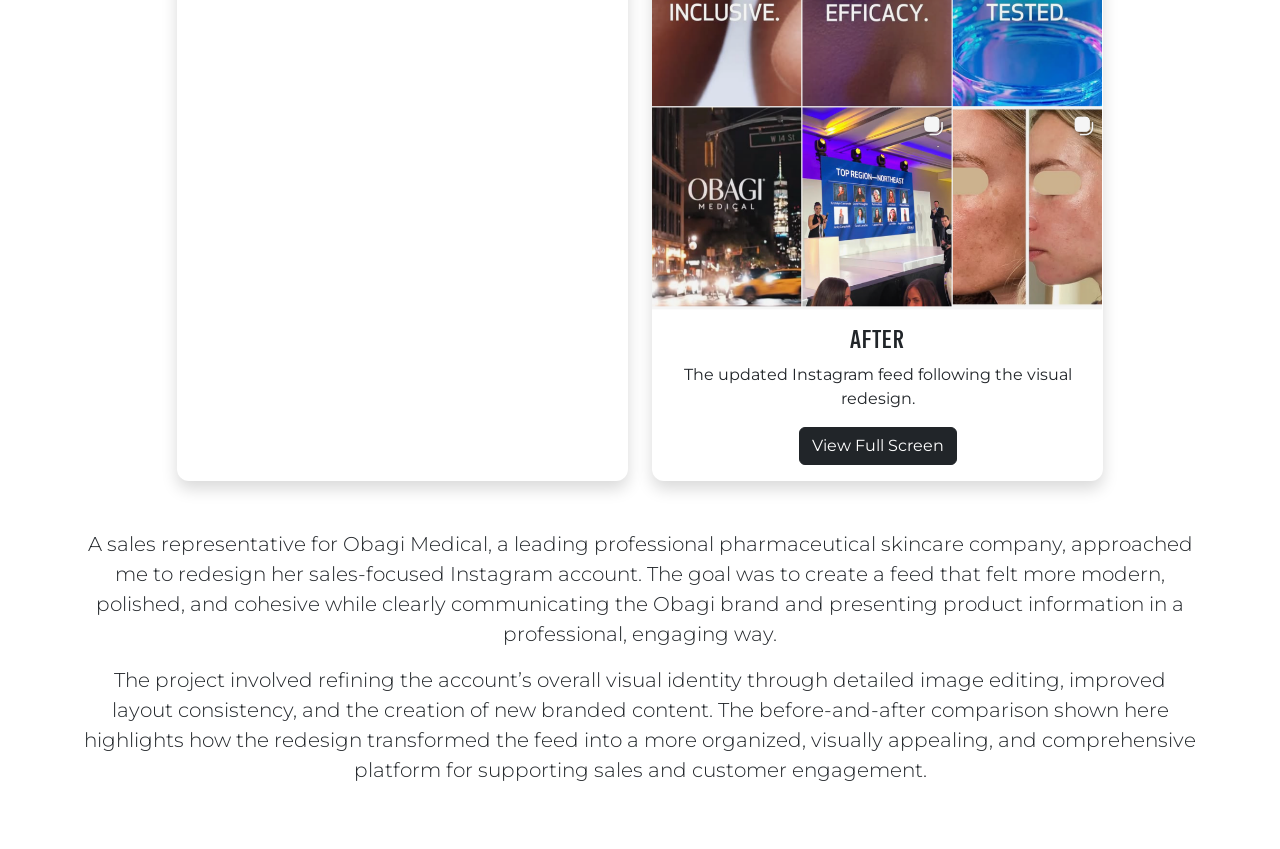
<file: design6.html>
<!DOCTYPE html>
<html lang="en">
<head>
    <meta charset="utf-8">
    <meta name="viewport" content="width=device-width, initial-scale=1">
    <title>Obagi</title>

    <!-- Bootstrap -->
    <link href="https://cdn.jsdelivr.net/npm/bootstrap@5.3.7/dist/css/bootstrap.min.css" rel="stylesheet">

    <!-- Google Fonts --> 
    <link rel="preconnect" href="https://fonts.googleapis.com">
    <link rel="preconnect" href="https://fonts.gstatic.com" crossorigin>
    <link href="https://fonts.googleapis.com/css2?family=Special+Gothic+Condensed+One&display=swap" rel="stylesheet">
    <link href="https://fonts.googleapis.com/css2?family=Montserrat:ital,wght@0,300;1,300&display=swap" rel="stylesheet">

    <!-- Your CSS -->
    <link href="custom.css" rel="stylesheet">

    </head>

<body>


    <!-- NAVBAR SECTION -->
    <nav class="navbar navbar-dark bg-dark">
        <div class="container">
            <a class="navbar-brand back-home" href="index.html">
                 Back to Portfolio</a>
        </div>
    </nav>
    <!-- END NAVBAR SECTION-->



    <!-- Content -->
    <section class="py-5">
        <div class="container">

            <h1 class="text-center mb-4">
                Instagram Feed Redesign
            </h1>

    

<!-- Before and After Image Cards -->
<div class="row justify-content-center g-4 mb-5">

    <!-- Before Card -->
    <div class="col-md-5">
        <div class="card border-0 shadow h-100">
            <img src="images/obagibefore.png"
                 class="card-img-top preview-image"
                 alt="Obagi Instagram feed before redesign"
                 data-bs-toggle="modal"
                 data-bs-target="#beforeModal"
                 role="button">

            <div class="card-body text-center">
                <h2 class="card-title h4">Before</h2>
                <p class="card-text">
                    The original Instagram feed before the visual redesign.
                </p>
                <button class="btn btn-dark"
                        type="button"
                        data-bs-toggle="modal"
                        data-bs-target="#beforeModal">
                    View Full Screen
                </button>
            </div>
        </div>
    </div>

    <!-- After Card -->
    <div class="col-md-5">
        <div class="card border-0 shadow h-100">
            <img src="images/obagiafter.png"
                 class="card-img-top preview-image"
                 alt="Obagi Instagram feed after redesign"
                 data-bs-toggle="modal"
                 data-bs-target="#afterModal"
                 role="button">

            <div class="card-body text-center">
                <h2 class="card-title h4">After</h2>
                <p class="card-text">
                    The updated Instagram feed following the visual redesign.
                </p>
                <button class="btn btn-dark"
                        type="button"
                        data-bs-toggle="modal"
                        data-bs-target="#afterModal">
                    View Full Screen
                </button>
            </div>
        </div>
    </div>

</div>

<!-- Before Fullscreen Modal -->
<div class="modal fade"
     id="beforeModal"
     tabindex="-1"
     role="dialog"
     aria-labelledby="beforeModalLabel"
     aria-hidden="true">

    <div class="modal-dialog modal-fullscreen">
        <div class="modal-content bg-dark">

            <div class="modal-header border-0">
                <h2 class="modal-title text-white h5" id="beforeModalLabel">
                    Before Redesign
                </h2>

                <button type="button"
                        class="btn-close btn-close-white"
                        data-bs-dismiss="modal"
                        aria-label="Close">
                </button>
            </div>

            
            <div class="modal-body d-flex justify-content-center align-items-center p-3">

                <div class="instagram-viewer">
                    <img src="images/obagibefore.png"
                         class="instagram-feed-image"
                         alt="Obagi Instagram feed before redesign">
                </div>
            </div>



        </div>
    </div>
</div>

<!-- After Fullscreen Modal -->
<div class="modal fade"
     id="afterModal"
     tabindex="-1"
     role="dialog"
     aria-labelledby="afterModalLabel"
     aria-hidden="true">

    <div class="modal-dialog modal-fullscreen">
        <div class="modal-content bg-dark">

            <div class="modal-header border-0">
                <h2 class="modal-title text-white h5" id="afterModalLabel">
                    After Redesign
                </h2>

                <button type="button"
                        class="btn-close btn-close-white"
                        data-bs-dismiss="modal"
                        aria-label="Close">
                </button>
            </div>

            <div class="modal-body d-flex justify-content-center align-items-center p-3">
                <div class="instagram-viewer">
                    <img src="images/obagiafter.png"
                         class="instagram-feed-image"
                         alt="Obagi Instagram feed before redesign">
                </div>
            </div>

        </div>
    </div>
</div>



            <p class="lead text-center">
                A sales representative for Obagi Medical, a leading professional pharmaceutical skincare company, approached me to redesign her sales-focused Instagram account. The goal was to create a feed that felt more modern, polished, and cohesive while clearly communicating the Obagi brand and presenting product information in a professional, engaging way.
            </p>

            <p class="lead text-center">
                The project involved refining the account’s overall visual identity through detailed image editing, improved layout consistency, and the creation of new branded content. The before-and-after comparison shown here highlights how the redesign transformed the feed into a more organized, visually appealing, and comprehensive platform for supporting sales and customer engagement.
            </p>

        </div>
    </section>

    <script src="https://cdn.jsdelivr.net/npm/bootstrap@5.3.7/dist/js/bootstrap.bundle.min.js"></script> 

</body>
</html>
</file>
<file: custom.css>
/* ==================================================
   GLOBAL STYLES
================================================== */

body {
    font-family: "Montserrat", sans-serif;
}

h1,
h2,
h3,
h4,
h5,
h6 {
    margin-bottom: 0.5rem;
    font-family: "Special Gothic Condensed One", sans-serif;
    letter-spacing: 1px;
    text-transform: uppercase;
}

section h2 {
    margin-top: 60px;
    margin-bottom: 1.5rem;
    color: #ffb6c1;
    font-size: 2.5rem;
    font-weight: 700;
    text-align: center;
}

section h5 {
    margin-bottom: 0.5rem;
    color: #909190;
    font-size: 1rem;
    font-style: italic;
    text-align: left;
}

#experience h4 {
    margin-bottom: 1rem;
    color: #909190;
    font-family: "Special Gothic Condensed One", sans-serif;
    font-size: 1rem;
    font-weight: 400;
    font-style: italic;
    line-height: 1.5;
    
}


/* ==================================================
   HEADER
================================================== */

header {
    position: relative;
    display: flex;
    align-items: center;
    justify-content: center;
    height: 100vh;
    color: #ffffff;
    text-align: center;
    background-image: url("images/mngbackground.jpg");
    background-position: center;
    background-repeat: no-repeat;
    background-size: cover;
    transition: height 0.4s ease;
}

header h1 {
    color: #000000;
    font-size: 7rem;
    font-weight: 900;
    text-shadow: none;
}


/* ==================================================
   NAVIGATION
================================================== */

.navbar-brand,
.navbar .navbar-brand.back-home {
    font-family: "Special Gothic Condensed One", sans-serif;
    font-size: 1.8rem;
    letter-spacing: 1px;
    text-transform: uppercase;
}

.navbar .navbar-brand.back-home:hover,
.navbar .navbar-brand.back-home:focus {
    color: #ffb6c1;
}


/* ==================================================
   SECTION SPACING
================================================== */

#designs,
#leadership {
    padding-bottom: 40px;
}


/* ==================================================
   ABOUT AND EXPERIENCE IMAGES
================================================== */

.about-image {
    display: block;
    max-width: 60%;
    height: auto;
    margin-top: 30px;
    margin-bottom: 30px;
}

.exp-img {
    display: block;
    max-width: 50%;
    height: auto;
    margin-top: 0;
    margin-bottom: 3px;
}

.exp-img-small {
    max-width: 45%;
}

.exp-img-large {
    max-width: 65%;
}

.exp-img:first-of-type {
    margin-top: 25px;
}


/* ==================================================
   RESUME
================================================== */

#resume img {
    max-width: 70%;
    height: auto;
    margin-top: 30px;
    margin-bottom: 30px;
}


/* ==================================================
   BUTTONS
================================================== */

.custom-btn {
    color: #ffffff;
    font-family: "Special Gothic Condensed One", sans-serif;
    font-size: 1rem;
    letter-spacing: 1px;
    text-transform: uppercase;
    background-color: #6c757d;
    border-color: #6c757d;
}

.custom-btn:hover,
.custom-btn:focus {
    color: #ffb6c1;
    background-color: #ffffff;
    border-color: #6c757d;
}


/* ==================================================
   GENERAL IMAGE STYLES
================================================== */

.shadow-img {
    border-radius: 10px;
    box-shadow: 0 8px 20px rgba(0, 0, 0, 0.25);
}

.preview-image {
    display: block;
    width: 100%;
    max-width: 900px;
    height: auto;
    margin: 0 auto;
    cursor: pointer;
    object-fit: contain;
    transition:
        transform 0.3s ease,
        opacity 0.3s ease;
}

.preview-image:hover {
    opacity: 0.9;
    transform: scale(1.02);
}

.blog-link-image {
    position: relative;
    z-index: 10;
    cursor: pointer;
}


/* ==================================================
   CARDS
================================================== */

.card {
    overflow: hidden;
    border-radius: 12px;
}


/* ==================================================
   DESIGN PORTFOLIO CARDS
================================================== */

.design-card-link {
    display: block;
    text-decoration: none;
}

#designs .design-card {
    position: relative;
    overflow: hidden;
    border-radius: 0;
    box-shadow: 0 6px 18px rgba(0, 0, 0, 0.15);
    transition:
        transform 0.3s ease,
        box-shadow 0.3s ease;
}

#designs .design-card img {
    display: block;
    width: 100%;
    height: 300px;
    object-fit: cover;
    border-radius: 0;
    transition: transform 0.3s ease;
}

#designs .design-card:hover {
    transform: scale(1.03);
    box-shadow: 0 10px 28px rgba(0, 0, 0, 0.25);
}

#designs .design-card:hover img {
    transform: scale(1.05);
}

#designs .design-overlay {
    position: absolute;
    inset: 0;
    display: flex;
    align-items: center;
    justify-content: center;
    padding: 20px;
    text-align: center;
    background-color: rgba(255, 255, 255, 0.92);
    opacity: 0;
    transition: opacity 0.3s ease;
}

#designs .design-card:hover .design-overlay {
    opacity: 1;
}

#designs .design-overlay h5 {
    width: 100%;
    margin: 0;
    color: #000000;
    font-family: "Special Gothic Condensed One", sans-serif;
    font-size: 2.2rem;
    font-weight: 900;
    font-style: normal;
    line-height: 1.3;
    letter-spacing: 0.5px;
    text-align: center;
    text-shadow: 0 3px 12px rgba(0, 0, 0, 0.7);
    text-transform: none;
}


/* ==================================================
   PDF MODALS
================================================== */

.pdf-modal .modal-dialog {
    width: 95%;
    max-width: 95%;
    height: 95vh;
    margin: auto;
}

.pdf-modal .modal-content {
    height: 95vh;
    border: 3px solid #ffb6c1;
    border-radius: 0;
}

.pdf-modal .modal-header {
    color: #ffffff;
    background-color: #000000;
    border-bottom: 2px solid #ffb6c1;
}

.pdf-modal .modal-title {
    font-family: "Special Gothic Condensed One", sans-serif;
    font-size: 1.1rem;
    letter-spacing: 1px;
    text-transform: uppercase;
}

.pdf-modal .btn-close {
    filter: invert(1);
}

.pdf-frame {
    width: 100%;
    height: calc(95vh - 60px);
    border: none;
}


/* ==================================================
   FULLSCREEN IMAGE MODALS
================================================== */

.image-modal .modal-dialog {
    width: 100vw;
    max-width: none;
    height: 100vh;
    margin: 0;
}

.image-modal .modal-content {
    width: 100%;
    height: 100vh;
    border: 0;
    border-radius: 0;
}

.image-modal .modal-header {
    position: absolute;
    top: 0;
    right: 0;
    z-index: 10;
    width: auto;
}

.image-modal .modal-body {
    width: 100%;
    height: 100vh;
    overflow: auto;
    background-color: #000000;
}

.fullscreen-image {
    display: block;
    width: auto;
    max-width: 100%;
    height: auto;
    max-height: calc(100vh - 20px);
    object-fit: contain;
}




/* ==================================================
   INSTAGRAM-STYLE SCROLLING VIEWER
================================================== */

.instagram-viewer {
    width: min(650px, 95vw);
    height: calc(100vh - 110px);
    overflow-x: hidden;
    overflow-y: auto;
    background-color: #ffffff;
    border-radius: 18px;
    box-shadow: 0 0 30px rgba(0, 0, 0, 0.45);
    scrollbar-width: thin;
}

.instagram-feed-image {
    display: block;
    width: 100%;
    height: auto;
}

.instagram-viewer::-webkit-scrollbar {
    width: 8px;
}

.instagram-viewer::-webkit-scrollbar-track {
    background-color: #eeeeee;
}

.instagram-viewer::-webkit-scrollbar-thumb {
    background-color: #888888;
    border-radius: 10px;
}

.instagram-viewer::-webkit-scrollbar-thumb:hover {
    background-color: #555555;
}


/* ==================================================
   CANVA EMBEDS
================================================== */

.canva-embed {
    position: relative;
    width: 100%;
    height: 0;
    padding-top: 56.25%;
    overflow: hidden;
    border-radius: 10px;
    box-shadow: 0 8px 20px rgba(0, 0, 0, 0.25);
}

.canva-embed iframe {
    position: absolute;
    top: 0;
    left: 0;
    width: 100%;
    height: 100%;
    border: none;
}


/* ==================================================
   RESPONSIVE STYLES
================================================== */

@media (max-width: 767px) {
    header h1 {
        font-size: 4.5rem;
    }

    .about-image,
    .exp-img,
    #resume img {
        max-width: 100%;
    }

    .preview-image {
        height: auto;
    }
}

@media (max-width: 576px) {
    header h1 {
        font-size: 3.5rem;
    }

    section h2 {
        margin-top: 40px;
        font-size: 2rem;
    }

    .instagram-viewer {
        width: 100%;
        height: calc(100vh - 90px);
        border-radius: 10px;
    }

    #designs .design-overlay h5 {
        font-size: 1.7rem;
    }
}
</file>
